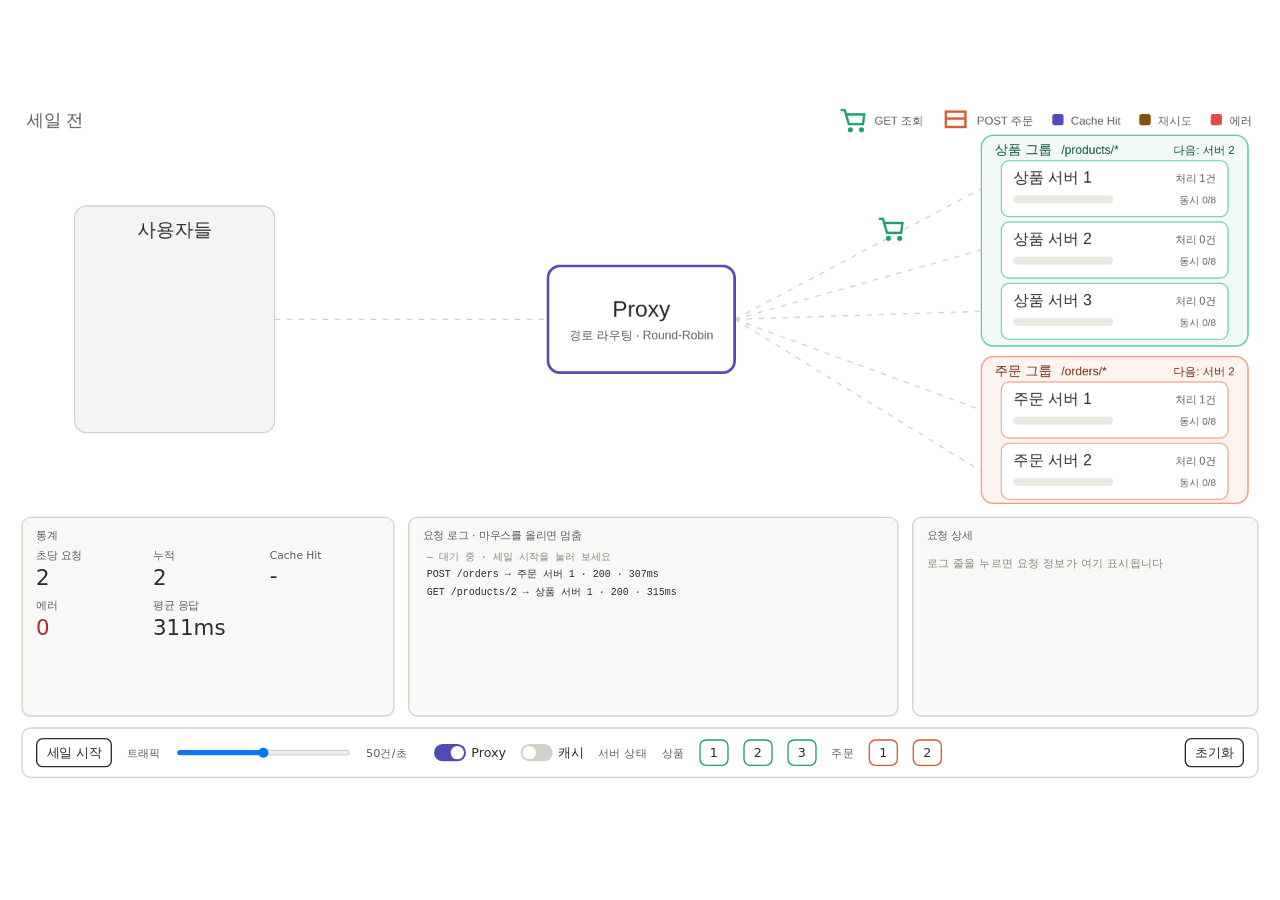
<file: docs/prototype.html>
<!DOCTYPE html>
<html lang="ko">
<head>
<meta charset="utf-8">
<meta name="viewport" content="width=device-width, initial-scale=1">
<title>Reverse Proxy 데모 · 화면 시안</title>
<!--
  화면 참고용 시안입니다.
  이 파일 안의 "가짜 서버 흉내" 코드(enqueue, tick, health, req 등)는 참고용이며,
  실제 데모 페이지(static/demo.*)는 C 서버가 SSE로 보내는 데이터로 그려야 합니다. (docs/SPEC.md 8장)
-->
<style>
html,body{margin:0;height:100%;background:#fff;overflow:hidden}
body{font-family:"Pretendard","Apple SD Gothic Neo","Malgun Gothic","Noto Sans KR",system-ui,sans-serif}
#stage{width:1920px;height:1080px;transform-origin:0 0;background:#fff;color:#2c2c2a;position:absolute;left:0;top:0;padding:24px 32px;box-sizing:border-box}
#cv{display:block;width:1856px;height:600px}
.low{display:grid;grid-template-columns:560px 1fr 520px;gap:20px;margin-top:16px;height:300px}
.pn{border:2px solid #d3d1c7;border-radius:14px;padding:16px 20px;background:#f8f8f6;box-sizing:border-box;overflow:hidden}
.pt{font-size:16px;color:#5f5e5a;margin-bottom:10px}
.mt{display:grid;grid-template-columns:repeat(3,1fr);gap:14px 10px}
.mt div{font-size:16px;color:#5f5e5a}.mt b{display:block;font-size:32px;font-weight:500;color:#2c2c2a;margin-top:2px}
#log{font-family:"D2Coding",Consolas,"Courier New",monospace;font-size:15px;line-height:1.75;height:236px;overflow-y:auto;color:#2c2c2a}
#log div{padding:0 6px;border-radius:4px;cursor:pointer;white-space:nowrap;overflow:hidden;text-overflow:ellipsis}
#log div:hover,#log div.sel{background:#ECEAFB}
#log div.sys{color:#888780;cursor:default}#log div.sys:hover{background:none}
#log div.er{color:#A32D2D}#log div.hit{color:#3C3489}#log div.rt{color:#854F0B}
#det{font-size:18px;color:#2c2c2a}
#det .r{display:flex;justify-content:space-between;padding:10px 0;border-bottom:1px solid #e3e1d9}
#det .k{color:#5f5e5a}#det .v{font-weight:500}
.bar{display:flex;align-items:center;gap:22px;margin-top:16px;border:2px solid #d3d1c7;border-radius:14px;padding:12px 20px;height:76px;box-sizing:border-box;background:#fff}
.lb{font-size:17px;color:#5f5e5a}
.tg{display:inline-flex;align-items:center;gap:8px;cursor:pointer;user-select:none;font-size:19px;color:#2c2c2a}
.sw{width:48px;height:26px;border-radius:13px;background:#d3d1c7;position:relative}
.sw::after{content:'';position:absolute;top:3px;left:3px;width:20px;height:20px;border-radius:50%;background:#fff;transition:left .15s}
.tg.act .sw{background:#534AB7}.tg.act .sw::after{left:25px}
.pb{font-size:19px;padding:7px 14px;border:2px solid #2c2c2a;border-radius:10px;background:#fff;color:#2c2c2a;cursor:pointer;font-family:inherit;font-weight:500}
.pb:hover{background:#f1efe8}
.pb.gp{border-color:#1D9E75}.pb.go{border-color:#D85A30}
.pb.hang{background:#FAEEDA;border-color:#EF9F27}
.pb.bad{background:#FCEBEB;border-color:#E24B4A}
#tr{width:260px}
</style>
</head>
<body>
<div id="stage">
<canvas id="cv" width="1856" height="600"></canvas>
<div class="low">
<div class="pn"><div class="pt">통계</div><div class="mt"><div>초당 요청<b id="m1">0</b></div><div>누적<b id="m2">0</b></div><div>Cache Hit<b id="m3">-</b></div><div>에러<b id="m4" style="color:#A32D2D">0</b></div><div>평균 응답<b id="m5">-</b></div></div></div>
<div class="pn"><div class="pt">요청 로그 · 마우스를 올리면 멈춤</div><div id="log"></div></div>
<div class="pn"><div class="pt">요청 상세</div><div id="det"></div></div>
</div>
<div class="bar"><button class="pb" id="sale">세일 시작</button><span class="lb">트래픽</span><input type="range" id="tr" min="0" max="100" value="50" step="1"><span class="lb" id="trv" style="min-width:80px">50건/초</span>
<span class="tg act" id="tp"><span class="sw"></span>Proxy</span><span class="tg" id="tc"><span class="sw"></span>캐시</span>
<span class="lb">서버 상태</span><span class="lb">상품</span><button class="pb srv gp" data-i="0">1</button><button class="pb srv gp" data-i="1">2</button><button class="pb srv gp" data-i="2">3</button>
<span class="lb">주문</span><button class="pb srv go" data-i="3">1</button><button class="pb srv go" data-i="4">2</button><span style="flex:1"></span><button class="pb" id="rst">초기화</button></div>
</div>
<script>
// ===== 화면 배치: 1920x1080을 창 크기에 맞춰 비율 유지 =====
const stage=document.getElementById('stage');
function fit(){const k=Math.min(innerWidth/1920,innerHeight/1080);stage.style.transform='scale('+k+')';stage.style.left=Math.round((innerWidth-1920*k)/2)+'px';stage.style.top=Math.round((innerHeight-1080*k)/2)+'px'}
fit();addEventListener('resize',fit);

// ===== 상수 (docs/SPEC.md 값과 같음) =====
const cv=document.getElementById('cv'),g=cv.getContext('2d'),CW=1856,CH=600,CAP=8,SVC=300,QMAX=50,TO=3000;
const K={bx:'#f4f4f2',bd:'#d3d1c7',t:'#2c2c2a',s:'#5f5e5a',get:'#1D9E75',post:'#D85A30',hit:'#534AB7',red:'#E24B4A',ok:'#1D9E75',amb:'#EF9F27',ambD:'#854F0B'};
const UC=[230,320],P=[930,320],SX=1470,SW=340,SH=84;
const SVY=[124,216,308,456,548],NAME=['상품 서버 1','상품 서버 2','상품 서버 3','주문 서버 1','주문 서버 2'],GRP=[0,0,0,1,1];
const GR=[{name:'상품 그룹',path:'/products/*',ids:[0,1,2],y:44,h:316,fill:'#F2FAF6',st:'#5DCAA5',tx:'#085041'},{name:'주문 그룹',path:'/orders/*',ids:[3,4],y:376,h:220,fill:'#FDF4EF',st:'#F0997B',tx:'#712B13'}];
const SE=SVY.map(y=>[SX,y]),SIN=SVY.map(y=>[SX+44,y]),NS=SVY.map(y=>[SX-60,y]);
const EMPTY_DET='<div style="color:#888780;font-size:17px;margin-top:20px">로그 줄을 누르면 요청 정보가 여기 표시됩니다</div>';
document.getElementById('det').innerHTML=EMPTY_DET;

// ===== 상태 (시안 전용 가짜 서버 흉내) =====
// mode: 'ok' 정상, 'hang' 응답 멈춤, 'bad' 이상 응답
let M;
function fresh(){M={proxy:true,cache:false,mode:['ok','ok','ok','ok','ok'],excl:[0,0,0,0,0],fails:[0,0,0,0,0],rec:[0,0,0,0,0],srv:[0,1,2,3,4].map(()=>({act:[],q:[],ovl:false,done:0,sm:0})),rr:[0,0],cT:{},sale:'pre',timer:0,next:0,hb:0,tot:0,gets:0,hits:0,errs:0,lat:[],win:[],dots:[],fx:[],log:[],sel:null,timers:[]}}
fresh();

// ===== 그리기 도구 =====
function rr(x,y,w,h,r){g.beginPath();g.moveTo(x+r,y);g.arcTo(x+w,y,x+w,y+h,r);g.arcTo(x+w,y+h,x,y+h,r);g.arcTo(x,y+h,x,y,r);g.arcTo(x,y,x+w,y,r);g.closePath()}
function icon(x,y,box,c){g.save();g.translate(x,y);g.scale(2.1,2.1);g.strokeStyle=c;g.fillStyle=c;g.lineWidth=1.7;if(box){g.strokeRect(-7,-6,14,11);g.beginPath();g.moveTo(-7,-1);g.lineTo(7,-1);g.stroke()}else{g.beginPath();g.moveTo(-9,-7);g.lineTo(-6,-7);g.lineTo(-3,3);g.lineTo(7,3);g.lineTo(8,-4);g.lineTo(-5,-4);g.stroke();g.beginPath();g.arc(-2,7,1.8,0,7);g.arc(6,7,1.8,0,7);g.fill()}g.restore()}
function tag(x,y,t,c){g.font='500 19px sans-serif';const w=g.measureText(t).width+20;rr(x-w/2,y-15,w,30,7);g.fillStyle=c;g.fill();g.fillStyle='#fff';g.textAlign='center';g.fillText(t,x,y+7)}
const lerp=(a,b,u)=>[a[0]+(b[0]-a[0])*u,a[1]+(b[1]-a[1])*u];

// ===== 로그와 상세 =====
const logEl=document.getElementById('log');let hover=false;
logEl.addEventListener('mouseenter',()=>hover=true);logEl.addEventListener('mouseleave',()=>{hover=false;renderLog()});
function sys(t){M.log.push({sys:1,t});trim()}
function trim(){if(M.log.length>100)M.log.shift();if(!hover)renderLog()}
const isErr=s=>s>=500||s==='ERR';
function renderLog(){logEl.innerHTML=M.log.map((e,i)=>e.sys?'<div class="sys">— '+e.t+'</div>':'<div data-i="'+i+'" class="'+(isErr(e.st)?'er':e.hit?'hit':e.d.includes('재시도')?'rt':'')+(M.sel===e?' sel':'')+'">'+e.m+' '+e.p+' → '+e.d+' · '+e.st+' · '+e.lat+'ms</div>').join('');logEl.scrollTop=logEl.scrollHeight}
logEl.addEventListener('click',ev=>{const d=ev.target.closest('div[data-i]');if(!d)return;const e=M.log[+d.dataset.i];M.sel=e;logEl.querySelectorAll('.sel').forEach(x=>x.classList.remove('sel'));d.classList.add('sel');showDet(e)});
function showDet(e){const c=isErr(e.st)?'#A32D2D':'#085041';document.getElementById('det').innerHTML='<div class="r"><span class="k">메서드</span><span class="v">'+e.m+'</span></div><div class="r"><span class="k">경로</span><span class="v">'+e.p+'</span></div><div class="r"><span class="k">상태 코드</span><span class="v" style="color:'+c+'">'+e.st+'</span></div><div class="r"><span class="k">요청 시각</span><span class="v">'+e.time+'</span></div>'}
function ts(d){const z=(n,l)=>String(n).padStart(l||2,'0');return z(d.getHours())+':'+z(d.getMinutes())+':'+z(d.getSeconds())+'.'+z(d.getMilliseconds(),3)}
function finish(r,st,d,hit){r.lat=Math.max(1,Math.round(performance.now()-r.t0));if(st===200)M.lat.push(r.lat);else M.errs++;if(M.lat.length>300)M.lat.shift();M.log.push({m:r.m,p:r.p,d,st,lat:r.lat,hit,time:r.time});trim()}

// ===== 가짜 백엔드: 동시 8건, 대기열, 과부하 =====
function enqueue(i,r,label){const s=M.srv[i];r.label=label;if(s.act.length<CAP){r.end=performance.now()+SVC;s.act.push(r)}else{s.q.push(r);if(s.q.length>QMAX){s.ovl=true;sys(NAME[i]+' 과부하로 다운');s.q.forEach(x=>finish(x,503,NAME[i]+' 과부하'));s.q=[]}}}

// ===== 애니메이션 (그릴 확률: 일반 12/rate, 중요 30/rate) =====
function anim(pts,cols,box,o){const imp=o&&o.imp;const p=Math.min(1,(imp?30:12)/Math.max(1,rate()));if(Math.random()>p)return;M.dots.push(Object.assign({pts,cols,box,k:0,u:0,tags:{},on:{},dash:{},hc:cols[0]},o||{}))}
function fx(x,y,t,c,ttl){M.fx.push({x,y,t,c,ttl:ttl||1,a:0})}
function after(ms,fn){M.timers.push({at:performance.now()+ms,fn})}
function start(){return[UC[0]+150,UC[1]+(Math.random()-0.5)*220]}
function liveOf(gi){return GR[gi].ids.filter(i=>!M.excl[i])}

// ===== 가짜 Proxy: 요청 하나 처리 =====
// 조회 75%(상세 45% 캐싱, 재고 30% 캐싱 안 함), 주문 25%
function req(){M.tot++;M.win.push(performance.now());const post=Math.random()<0.25,pid=1+Math.floor(Math.random()*3),detail=!post&&Math.random()<0.6;
const r={m:post?'POST':'GET',p:post?'/orders':detail?'/products/'+pid:'/products/'+pid+'/stock',pid,cacheable:detail,t0:performance.now(),time:ts(new Date()),proxy:M.proxy};const col=post?K.post:K.get,a=start();if(!post)M.gets++;
// Proxy 끔: 모든 요청이 상품 서버 1로 직결
if(!M.proxy){const s=M.srv[0];
 if(M.mode[0]==='hang'){after(TO,()=>finish(r,'ERR','상품 서버 1 직결 · 응답 없음'));anim([a,SIN[0],a],[col,K.red],post,{imp:1,hold:{k:1,t:3},tags:{1:['에러',K.red]}});return}
 if(M.mode[0]==='bad'){finish(r,'ERR','상품 서버 1 직결 · 이상 응답');anim([a,SE[0],a],[col,K.red],post,{imp:1,tags:{1:['에러',K.red]}});return}
 if(s.ovl){finish(r,503,'상품 서버 1 직결 · 과부하');anim([a,NS[0],a],[col,K.red],post,{imp:1,tags:{1:['503',K.red]}});return}
 enqueue(0,r,'상품 서버 1 직결');anim([a,SE[0]],[col],post);return}
// 캐시 HIT (상품 상세만)
if(detail&&M.cache&&M.cT[pid]>performance.now()){M.hits++;setTimeout(()=>finish(r,200,'Cache HIT',true),2);anim([a,P,a],[col,K.hit],false,{imp:1,on:{0:()=>fx(P[0],P[1]-115,'HIT',K.hit)}});return}
// 라우팅: /products/* → 상품 그룹, /orders → 주문 그룹
const gi=post?1:0,L=liveOf(gi);if(!L.length){finish(r,503,GR[gi].name+' 보낼 서버 없음');anim([a,P,a],[col,K.red],post,{imp:1,tags:{1:['503',K.red]}});return}
// 그룹별 Round-Robin
const i=L[M.rr[gi]++%L.length];
// 이상 응답 → 502, 재시도 안 함
if(M.mode[i]==='bad'){finish(r,502,NAME[i]+' 이상 응답 · 재시도 안 함');anim([a,P,SE[i],P,a],[col,col,K.red,K.red],post,{imp:1,tags:{2:['502',K.red],3:['502',K.red]}});return}
// 응답 멈춤 → 3초 타임아웃. GET은 재시도, POST는 504
if(M.mode[i]==='hang'){const alt=L.filter(j=>j!==i&&M.mode[j]==='ok'&&!M.srv[j].ovl),j=alt.length?alt[M.rr[gi]%alt.length]:null;
 if(post||j===null){after(TO,()=>finish(r,504,NAME[i]+' 타임아웃 · '+(post?'주문은 재시도 안 함':'대체 서버 없음')));anim([a,P,SIN[i],P,a],[col,col,K.red,K.red],post,{imp:1,hold:{k:2,t:3},tags:{2:['504',K.red],3:['504',K.red]}});return}
 after(TO,()=>send(j,r,NAME[i]+' 타임아웃 → '+NAME[j]+' 재시도'));anim([a,P,SIN[i],SE[j]],[col,col,col],false,{imp:1,hold:{k:2,t:3},dash:{2:1},tags:{2:['재시도 · 타임아웃',K.ambD]}});return}
if(M.srv[i].ovl){finish(r,503,NAME[i]+' 과부하');anim([a,P,NS[i],P,a],[col,col,K.red,K.red],post,{imp:1,tags:{3:['503',K.red]}});return}
send(i,r,NAME[i]);anim([a,P,SE[i]],[col,col],post)}
function send(i,r,label){if(M.mode[i]==='hang'){finish(r,504,label+' · 실패');return}if(M.mode[i]==='bad'){finish(r,502,label+' · 이상 응답');return}if(M.srv[i].ovl){finish(r,503,label+' · 과부하');return}enqueue(i,r,label)}

// ===== 가짜 서버 시간 흐름 =====
function tick(now){M.timers=M.timers.filter(t=>{if(t.at<=now){t.fn();return false}return true});
M.srv.forEach((s,i)=>{s.act=s.act.filter(r=>{if(r.end<=now){s.done++;let sfx='';if(r.proxy&&M.cache&&r.m==='GET'){if(r.cacheable){M.cT[r.pid]=now+10000;sfx=' · MISS'}else sfx=' · 재고는 캐시 대상 아님'}finish(r,200,r.label+sfx);return false}return true});
while(s.act.length<CAP&&s.q.length){const r=s.q.shift();r.end=now+SVC;s.act.push(r)}
if(s.ovl&&!s.q.length&&s.act.length<3){s.ovl=false;sys(NAME[i]+' 회복')}})}

// ===== 헬스 체크: 2초마다, 연속 2회 실패 → 제외, 1회 성공 → 복귀 =====
function health(){M.mode.forEach((md,i)=>{if(md!=='ok'){M.fails[i]++;if(M.fails[i]>=2&&!M.excl[i]){M.excl[i]=1;sys('헬스 체크: '+NAME[i]+' 제외 ('+(md==='hang'?'응답 없음':'이상 응답')+')')}}else{if(M.excl[i]){M.excl[i]=0;M.rec[i]=1.6;sys('헬스 체크: '+NAME[i]+' 복귀')}M.fails[i]=0}})}

// ===== 화면 그리기 =====
function group(G,gi){rr(SX-30,G.y,SW+60,G.h,18);g.fillStyle=G.fill;g.fill();g.strokeStyle=G.st;g.lineWidth=2;g.stroke();g.textAlign='left';g.fillStyle=G.tx;g.font='500 20px sans-serif';g.fillText(G.name,SX-10,G.y+28);g.font='18px sans-serif';g.fillText(G.path,SX+90,G.y+28);
const L=liveOf(gi);g.textAlign='right';g.font='17px sans-serif';g.fillStyle=G.tx;g.fillText(M.proxy?(L.length?'다음: '+NAME[L[M.rr[gi]%L.length]].slice(3):'보낼 서버 없음'):'',SX+SW+10,G.y+28)}
function server(i){const x=SX,y=SVY[i]-SH/2,s=M.srv[i],md=M.mode[i],ovl=s.ovl,G=GR[GRP[i]];
rr(x,y,SW,SH,12);g.fillStyle='#fff';g.fill();g.strokeStyle=md==='hang'?K.amb:(md==='bad'||ovl)?K.red:G.st;g.lineWidth=(md!=='ok'||ovl)?3:1.5;g.stroke();
g.textAlign='left';g.fillStyle=K.t;g.font='500 23px sans-serif';g.fillText(NAME[i],x+18,y+33);g.textAlign='right';g.font='16px sans-serif';g.fillStyle=K.s;g.fillText('처리 '+s.done.toLocaleString()+'건',x+SW-18,y+32);
g.textAlign='left';
if(md==='hang'){g.fillStyle=K.ambD;g.font='500 19px sans-serif';g.fillText('응답 멈춤',x+90,y+66)}
else if(md==='bad'){g.fillStyle=K.red;g.font='500 19px sans-serif';g.fillText('이상 응답',x+18,y+66)}
else if(ovl){g.fillStyle=K.red;g.font='500 19px sans-serif';g.fillText('과부하',x+18,y+66)}
else{s.sm+=((s.act.length+s.q.length)-s.sm)*0.12;const lv=Math.min(1,s.sm/CAP),bw=150;g.fillStyle='#ebe9e2';rr(x+18,y+52,bw,12,6);g.fill();if(lv>0.02){g.fillStyle=lv>0.85?K.red:lv>0.55?K.amb:K.get;rr(x+18,y+52,Math.max(12,bw*lv),12,6);g.fill()}g.textAlign='right';g.fillStyle=K.s;g.font='15px sans-serif';g.fillText('동시 '+s.act.length+'/'+CAP+(s.q.length?' · 대기 '+s.q.length:''),x+SW-18,y+64)}
g.lineWidth=1}
function legend(){const items=[['cart','GET 조회',K.get],['box','POST 주문',K.post],['sq','Cache Hit',K.hit],['sq','재시도',K.ambD],['sq','에러',K.red]];let x=CW-10;g.font='17px sans-serif';g.textAlign='right';for(let k=items.length-1;k>=0;k--){const it=items[k];g.fillStyle=K.s;g.fillText(it[1],x,28);if(it[0]==='sq'){x-=g.measureText(it[1]).width+32;g.fillStyle=it[2];rr(x+4,12,17,17,4);g.fill()}else{x-=g.measureText(it[1]).width+56;icon(x+24,21,it[0]==='box',it[2])}x-=24}}
function ring(x,y,f){g.strokeStyle='#ebe9e2';g.lineWidth=5;g.beginPath();g.arc(x,y,30,0,7);g.stroke();g.strokeStyle=K.amb;g.beginPath();g.arc(x,y,30,-Math.PI/2,-Math.PI/2+Math.PI*2*f);g.stroke();g.lineWidth=1}
function draw(dt){g.clearRect(0,0,CW,CH);
g.textAlign='left';g.font='500 26px sans-serif';if(M.sale==='pre'){g.fillStyle=K.s;g.fillText('세일 전',8,30)}else if(M.sale==='count'){g.fillStyle=K.t;g.fillText('세일까지 00:0'+Math.ceil(M.timer),8,30)}else{g.fillStyle=K.post;g.fillText('세일 중',8,30)}
legend();GR.forEach(group);
g.lineWidth=2;
if(M.proxy){g.strokeStyle=K.bd;g.setLineDash([8,10]);g.beginPath();g.moveTo(UC[0]+150,UC[1]);g.lineTo(P[0]-140,P[1]);g.stroke();
 SVY.forEach((y,i)=>{if(M.excl[i])return;let c=K.bd,d=[8,10];if(M.mode[i]!=='ok'&&M.fails[i]>0){c=K.red;d=[5,7]}if(M.rec[i]>0){c=K.ok;d=[]}g.strokeStyle=c;g.setLineDash(d);g.beginPath();g.moveTo(P[0]+140,P[1]);g.lineTo(SX-30,y);g.stroke()})}
else{g.strokeStyle=K.red;g.setLineDash([8,10]);g.beginPath();g.moveTo(UC[0]+150,UC[1]);g.lineTo(SX-30,SVY[0]);g.stroke()}
g.setLineDash([]);
rr(UC[0]-150,UC[1]-170,300,340,18);g.fillStyle=K.bx;g.fill();g.strokeStyle=K.bd;g.lineWidth=2;g.stroke();g.fillStyle=K.t;g.font='500 28px sans-serif';g.textAlign='center';g.fillText('사용자들',UC[0],UC[1]-125);
g.globalAlpha=M.proxy?1:0.35;rr(P[0]-140,P[1]-80,280,160,18);g.fillStyle='#fff';g.fill();g.strokeStyle=K.hit;g.lineWidth=4;g.stroke();g.fillStyle=K.t;g.font='500 34px sans-serif';g.fillText('Proxy',P[0],P[1]-4);g.fillStyle=K.s;g.font='18px sans-serif';g.fillText(M.proxy?'경로 라우팅 · Round-Robin':'OFF',P[0],P[1]+30);if(M.proxy&&M.cache)g.fillText('캐시: 상품 상세만',P[0],P[1]+56);g.globalAlpha=1;g.lineWidth=1;
[0,1,2,3,4].forEach(server);
SVY.forEach((y,i)=>{if(M.excl[i])tag(SX-130,y-26,'제외됨',K.red);else if(M.rec[i]>0)tag(SX-130,y-26,'복귀',K.ok)});
M.dots=M.dots.filter(d=>{
 if(d.ht>0){d.ht-=dt;const p=d.pts[d.k];ring(p[0],p[1],Math.max(0,d.ht/d.hold.t));icon(p[0],p[1],d.box,d.hc);return true}
 d.u+=dt/0.6;while(d.u>=1){if(d.on[d.k])d.on[d.k]();d.u-=1;d.k++;if(d.k>=d.pts.length-1)return false;if(d.hold&&d.k===d.hold.k&&!d.held){d.held=1;d.ht=d.hold.t;d.u=0;break}}
 if(d.ht>0)return true;const p=lerp(d.pts[d.k],d.pts[d.k+1],d.u);
 if(d.dash[d.k]){g.strokeStyle=K.ambD;g.lineWidth=2;g.setLineDash([5,7]);g.beginPath();g.moveTo(d.pts[d.k][0],d.pts[d.k][1]);g.lineTo(p[0],p[1]);g.stroke();g.setLineDash([])}
 icon(p[0],p[1],d.box,d.cols[d.k]);if(d.tags[d.k])tag(p[0],p[1]-38,d.tags[d.k][0],d.tags[d.k][1]);return true});
M.fx=M.fx.filter(f=>{f.a+=dt;if(f.a>f.ttl)return false;g.globalAlpha=1-f.a/f.ttl;tag(f.x,f.y-f.a*20,f.t,f.c);g.globalAlpha=1;return true})}

// ===== 메인 루프 =====
const trEl=document.getElementById('tr'),trv=document.getElementById('trv');
function rate(){return M.sale==='on'?+trEl.value:1}
const gap=r=>-Math.log(1-Math.random())/r;   // 포아송 도착: 지수 분포 간격
let prev=performance.now(),uiT=0;
function loop(now){const dt=Math.min(0.05,(now-prev)/1000);prev=now;
if(M.sale==='count'){M.timer-=dt;if(M.timer<=0){M.sale='on';M.next=0;sys('블랙 프라이데이 세일 시작')}}
const rt=rate();if(rt>0){M.next-=dt;while(M.next<=0){req();M.next+=gap(rt)}}
tick(now);M.hb+=dt;if(M.hb>=2){M.hb=0;if(M.proxy)health()}M.rec=M.rec.map(v=>v>0?v-dt:0);
uiT+=dt;if(uiT>=0.4){uiT=0;M.win=M.win.filter(t=>now-t<1000);
 document.getElementById('m1').textContent=M.win.length;document.getElementById('m2').textContent=M.tot.toLocaleString();
 document.getElementById('m3').textContent=M.gets&&M.cache?Math.round(100*M.hits/M.gets)+'%':'-';
 document.getElementById('m4').textContent=M.errs;const rl=M.lat.slice(-150);document.getElementById('m5').textContent=rl.length?Math.round(rl.reduce((a,b)=>a+b,0)/rl.length)+'ms':'-'}
draw(dt);requestAnimationFrame(loop)}
requestAnimationFrame(loop);

// ===== 조작 바 =====
trEl.addEventListener('input',()=>{trv.textContent=trEl.value+'건/초';M.next=Math.min(M.next,gap(Math.max(1,+trEl.value)))});
document.getElementById('sale').addEventListener('click',()=>{if(M.sale!=='pre')return;M.sale='count';M.timer=5;sys('카운트다운 시작')});
const tp=document.getElementById('tp'),tc=document.getElementById('tc');
tp.addEventListener('click',()=>{M.proxy=!M.proxy;tp.classList.toggle('act',M.proxy);sys(M.proxy?'Proxy 켜짐':'Proxy 꺼짐 · 상품 서버 1로 직결')});
tc.addEventListener('click',()=>{M.cache=!M.cache;tc.classList.toggle('act',M.cache);M.cT={};M.hits=0;M.gets=0;sys(M.cache?'캐시 켜짐 · 상품 상세만 · TTL 10초':'캐시 꺼짐 · 저장 내용 비움')});
// 서버 버튼: 정상 → 멈춤 → 이상 응답 → 정상
const NEXT={ok:'hang',hang:'bad',bad:'ok'},LABEL={ok:' 정상',hang:' 응답 멈춤',bad:' 이상 응답'};
document.querySelectorAll('.pb.srv').forEach(b=>b.addEventListener('click',()=>{const i=+b.dataset.i;M.mode[i]=NEXT[M.mode[i]];b.classList.toggle('hang',M.mode[i]==='hang');b.classList.toggle('bad',M.mode[i]==='bad');sys(NAME[i]+LABEL[M.mode[i]])}));
document.getElementById('rst').addEventListener('click',()=>{fresh();trEl.value=50;trv.textContent='50건/초';tp.classList.add('act');tc.classList.remove('act');document.querySelectorAll('.pb.srv').forEach(b=>b.classList.remove('hang','bad'));document.getElementById('det').innerHTML=EMPTY_DET;sys('초기화됨');renderLog()});
sys('대기 중 · 세일 시작을 눌러 보세요');
</script>
</body>
</html>
</file>
